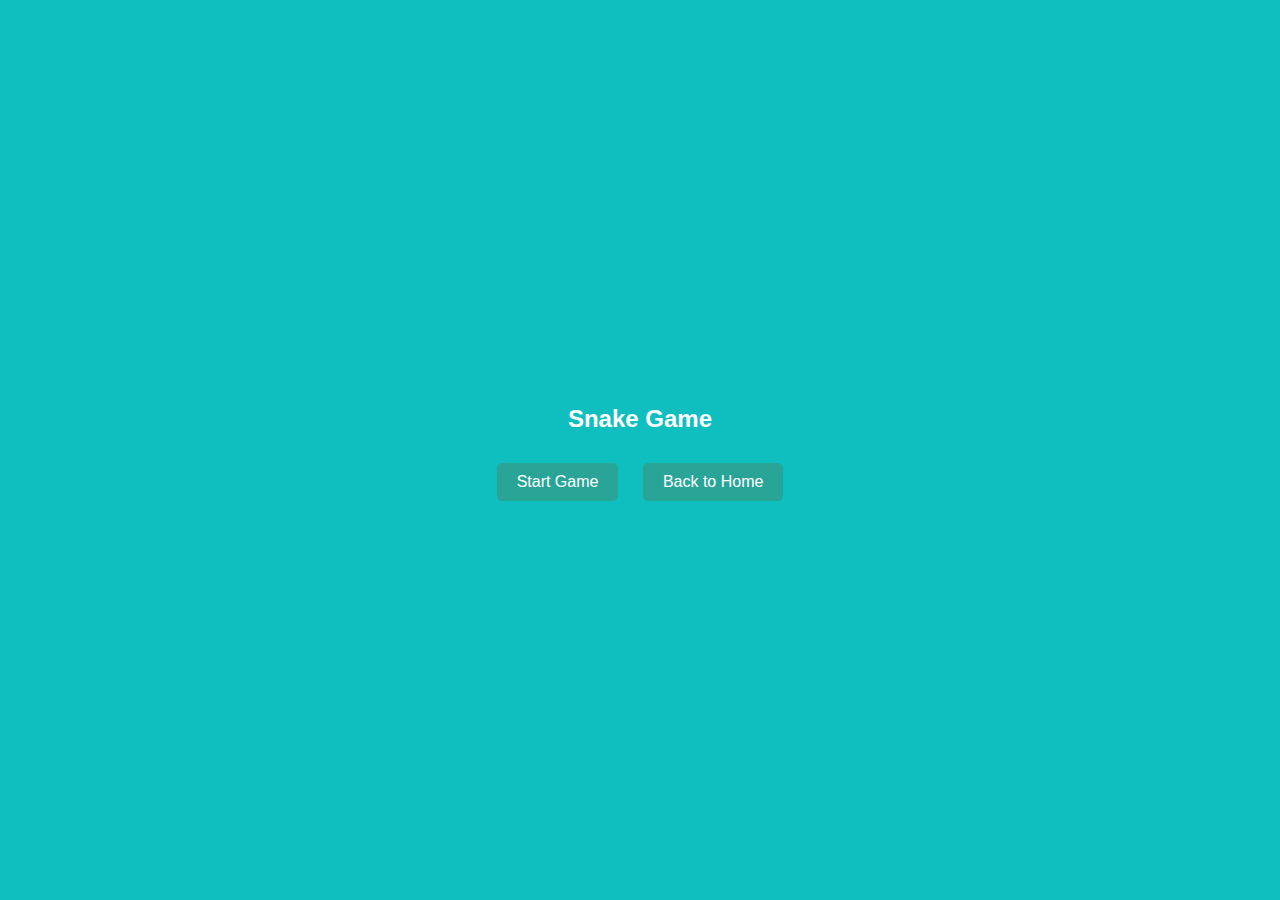
<file: game.html>
<!DOCTYPE html>
<html lang="en">
<head>
    <meta charset="UTF-8">
    <meta name="viewport" content="width=device-width, initial-scale=1.0">
    <title>Snake Game</title>
    <style>
        body {
            margin: 0;
            display: flex;
            flex-direction: column;
            align-items: center;
            justify-content: center;
            height: 100vh;
            background-color: #0fbfbf;
            font-family: Arial, sans-serif;
        }

        #gameContainer {
            text-align: center;
        }

        canvas {
            border: 2px solid #333;
            background-color: #ffffff;
            display: none;
        }

        #startButton, #homeButton {
            padding: 10px 20px;
            font-size: 16px;
            background-color: #29a598;
            color: white;
            border: none;
            border-radius: 5px;
            cursor: pointer;
            transition: background-color 0.3s ease;
            margin: 10px;
        }

        #startButton:hover, #homeButton:hover {
            background-color: #208479;
        }

        h1 {
            font-size: 24px;
            margin-bottom: 20px;
            color: #ffffff;
        }
    </style>
</head>
<body>
    <div id="gameContainer">
        <h1>Snake Game</h1>
        <button id="startButton">Start Game</button>
        <canvas id="gameCanvas" width="400" height="400"></canvas>
        <!-- Back to Home Button -->
        <button id="homeButton" onclick="goHome()">Back to Home</button>
    </div>

    <script>
        // Game variables
        const canvas = document.getElementById("gameCanvas");
        const ctx = canvas.getContext("2d");
        const startButton = document.getElementById("startButton");
        const homeButton = document.getElementById("homeButton");
        const boxSize = 20;
        const canvasSize = canvas.width / boxSize;
        let snake = [{ x: 10, y: 10 }];
        let direction = "RIGHT";
        let food = { x: Math.floor(Math.random() * canvasSize), y: Math.floor(Math.random() * canvasSize) };
        let score = 0;
        let gameInterval;

        // Start the game when the button is clicked
        startButton.addEventListener("click", () => {
            startButton.style.display = "none"; // Hide the start button
            canvas.style.display = "block"; // Show the canvas
            resetGame();
            gameInterval = setInterval(gameLoop, 100); // Start the game loop
        });

        // Back to Home functionality
        function goHome() {
            window.location.href = "index1.html"; // Replace with your homepage file name
        }

        // Main game loop
        function gameLoop() {
            if (checkCollision()) {
                alert(`Game Over! Your score: ${score}`);
                clearInterval(gameInterval); // Stop the game loop
                startButton.style.display = "block"; // Show the start button again
                canvas.style.display = "none"; // Hide the canvas
                return;
            }

            moveSnake();

            if (snake[0].x === food.x && snake[0].y === food.y) {
                score++;
                food = { x: Math.floor(Math.random() * canvasSize), y: Math.floor(Math.random() * canvasSize) };
            } else {
                snake.pop();
            }

            drawGame();
        }

        // Change direction
        document.addEventListener("keydown", changeDirection);
        function changeDirection(event) {
            const key = event.keyCode;
            if (key === 37 && direction !== "RIGHT") direction = "LEFT";
            if (key === 38 && direction !== "DOWN") direction = "UP";
            if (key === 39 && direction !== "LEFT") direction = "RIGHT";
            if (key === 40 && direction !== "UP") direction = "DOWN";
        }

        // Move the snake
        function moveSnake() {
            const head = { ...snake[0] };
            if (direction === "RIGHT") head.x++;
            if (direction === "LEFT") head.x--;
            if (direction === "UP") head.y--;
            if (direction === "DOWN") head.y++;
            snake.unshift(head);
        }

        // Check collision
        function checkCollision() {
            const head = snake[0];
            if (head.x < 0 || head.x >= canvasSize || head.y < 0 || head.y >= canvasSize) return true;
            for (let i = 1; i < snake.length; i++) {
                if (head.x === snake[i].x && head.y === snake[i].y) return true;
            }
            return false;
        }

        // Draw the game
        function drawGame() {
            ctx.fillStyle = "#ffffff";
            ctx.fillRect(0, 0, canvas.width, canvas.height);

            ctx.fillStyle = "#29a598";
            for (let segment of snake) {
                ctx.fillRect(segment.x * boxSize, segment.y * boxSize, boxSize, boxSize);
            }

            ctx.fillStyle = "#ff5722";
            ctx.fillRect(food.x * boxSize, food.y * boxSize, boxSize, boxSize);

            ctx.fillStyle = "#000";
            ctx.font = "16px Arial";
            ctx.fillText(`Score: ${score}`, 10, 20);
        }

        // Reset the game
        function resetGame() {
            snake = [{ x: 10, y: 10 }];
            direction = "RIGHT";
            score = 0;
            food = { x: Math.floor(Math.random() * canvasSize), y: Math.floor(Math.random() * canvasSize) };
        }
    </script>
</body>
</html>
</file>
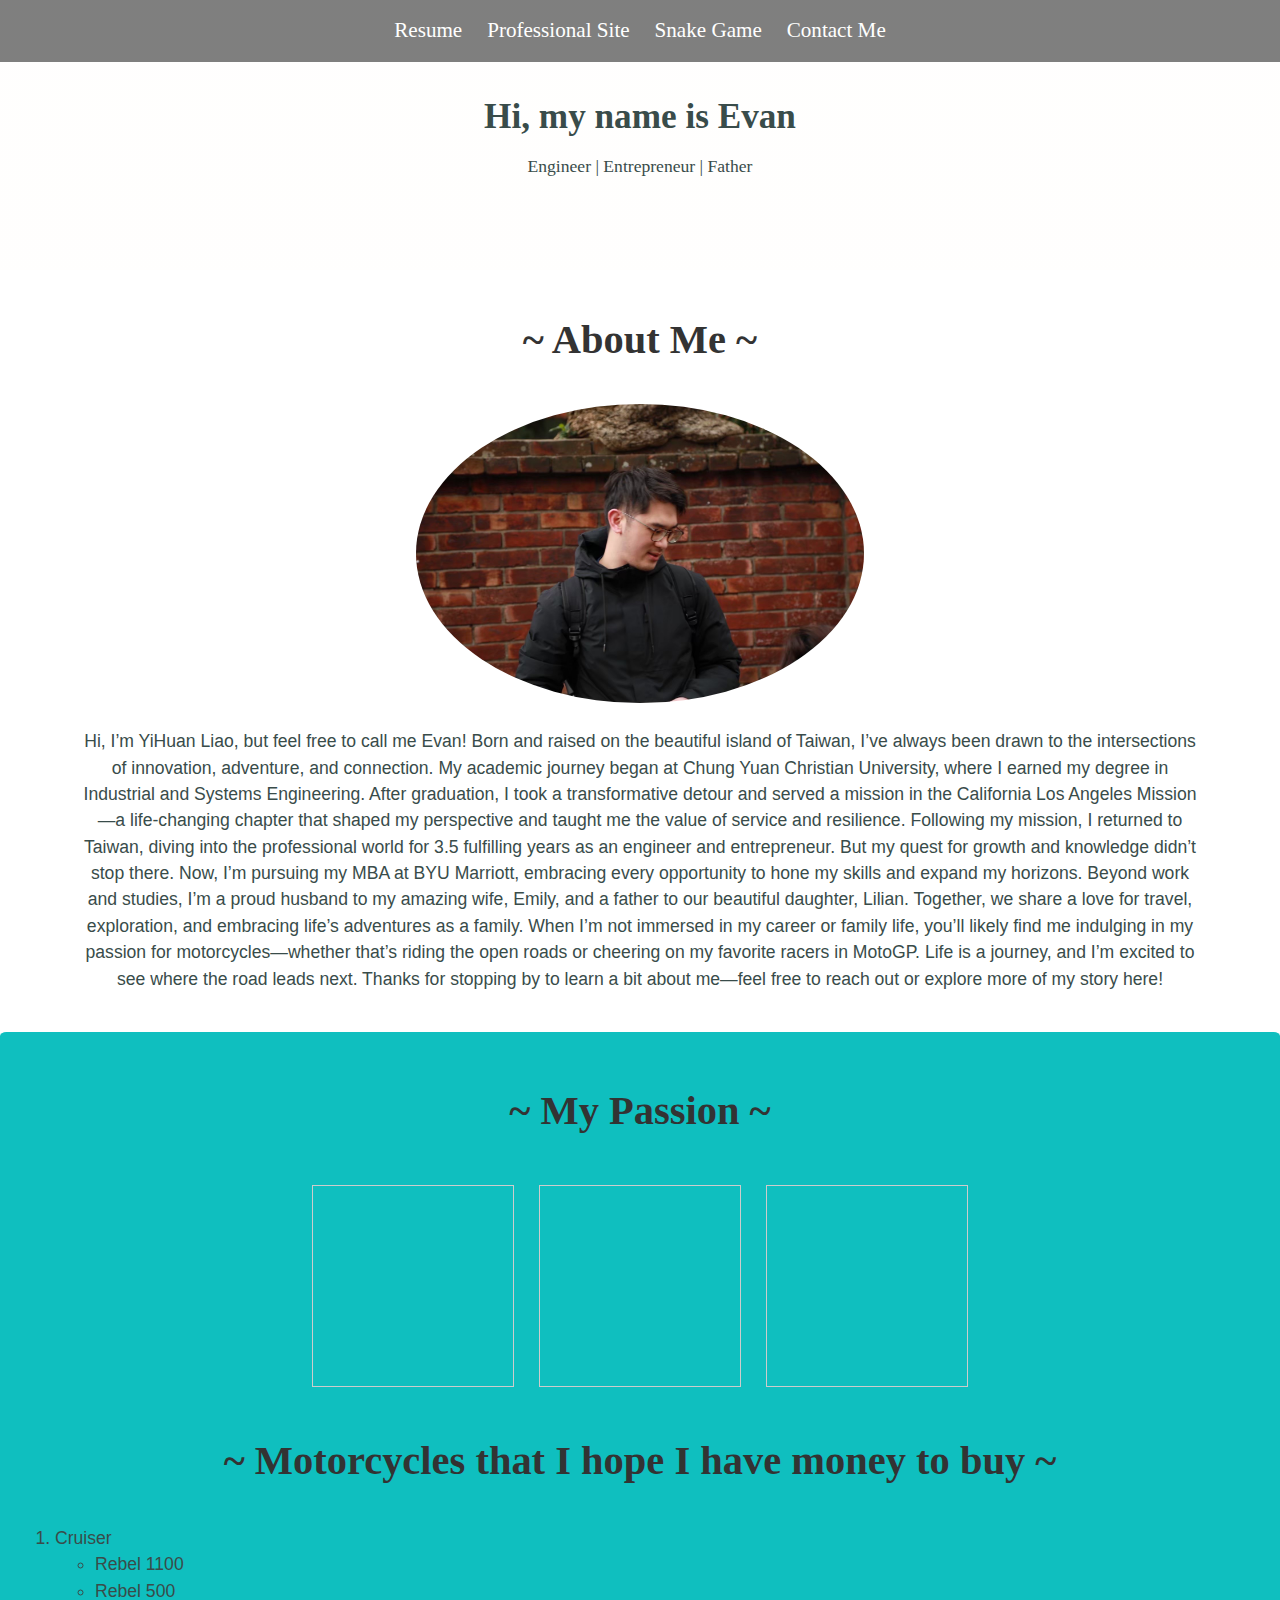
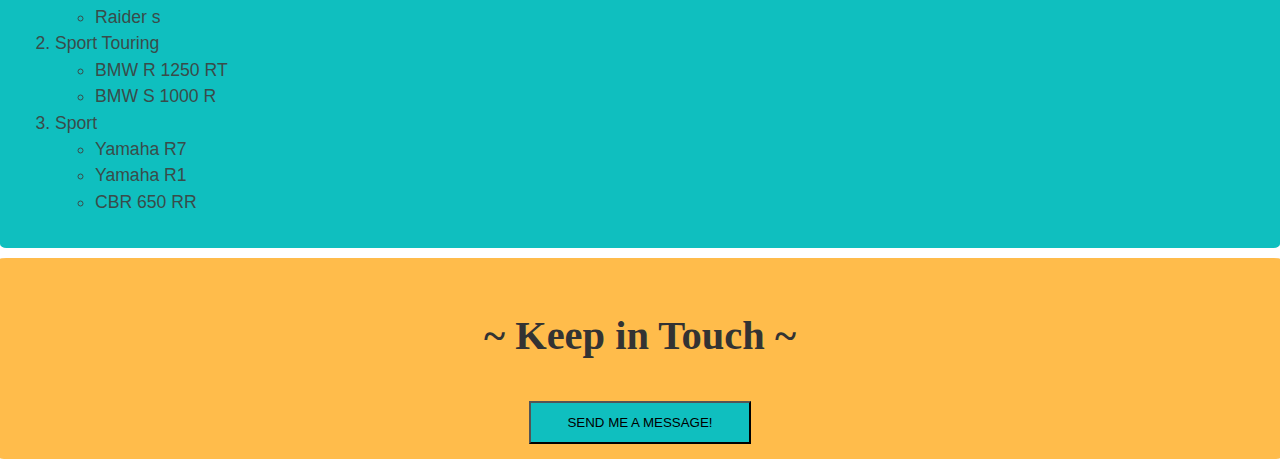
<file: index1.html>
<!DOCTYPE html>
<html lang="en">
<head>
    <meta charset="UTF-8">
    <meta name="viewport" content="width=device-width, initial-scale=1.0">
    <title>homepage</title>
    <link rel="stylesheet" href="style1.css">
</head>
<body>
    <header class="header-background">
        <nav>
            <ul>
                <li><a href="resume.html">Resume</a></li>
                <li><a href="index.html">Professional Site</a></li>
                <li><a href="game.html">Snake Game</a></li>
                <li><a href="#contact">Contact Me</a></li>
            </ul>
        </nav>
        <div class="header-content">
            <h1>Hi, my name is Evan</h1>
            <p>Engineer | Entrepreneur | Father</p>
        </div>
    </header>
    <main>
        <section id="about">
            <h2>~ About Me ~</h2>
            <img src="assets/img/personal pic.JPG" alt="Evan's Profile" class="profile-photo">
            <p>Hi, I’m YiHuan Liao, but feel free to call me Evan! Born and raised on the beautiful island of Taiwan, I’ve always been drawn to the intersections of innovation, adventure, and connection.

                My academic journey began at Chung Yuan Christian University, where I earned my degree in Industrial and Systems Engineering. After graduation, I took a transformative detour and served a mission in the California Los Angeles Mission—a life-changing chapter that shaped my perspective and taught me the value of service and resilience.
                
                Following my mission, I returned to Taiwan, diving into the professional world for 3.5 fulfilling years as an engineer and entrepreneur. But my quest for growth and knowledge didn’t stop there. Now, I’m pursuing my MBA at BYU Marriott, embracing every opportunity to hone my skills and expand my horizons.
                
                Beyond work and studies, I’m a proud husband to my amazing wife, Emily, and a father to our beautiful daughter, Lilian. Together, we share a love for travel, exploration, and embracing life’s adventures as a family.
                
                When I’m not immersed in my career or family life, you’ll likely find me indulging in my passion for motorcycles—whether that’s riding the open roads or cheering on my favorite racers in MotoGP.
                
                Life is a journey, and I’m excited to see where the road leads next. Thanks for stopping by to learn a bit about me—feel free to reach out or explore more of my story here!
            </section>
        <section id="portfolio">
            <h2>~ My Passion ~</h2>
            <div class="interest" id="interest1"><iframe width="397" height="705" src="https://www.youtube.com/embed/YB1024GSozs" title="Valentino Rossi celebration | 2021 #ValenciaGP" frameborder="0" allow="accelerometer; autoplay; clipboard-write; encrypted-media; gyroscope; picture-in-picture; web-share" referrerpolicy="strict-origin-when-cross-origin" allowfullscreen></iframe>
            </div>
            <div class="interest" id="interest2"><iframe width="397" height="705" src="https://www.youtube.com/embed/VONFFW7qjVU" title="Yamaha r7 2024! My first bike" frameborder="0" allow="accelerometer; autoplay; clipboard-write; encrypted-media; gyroscope; picture-in-picture; web-share" referrerpolicy="strict-origin-when-cross-origin" allowfullscreen></iframe>
            </div>
            <div class="interest" id="interest3"><iframe width="397" height="705" src="https://www.youtube.com/embed/OHu0rY34gi8" title="The 2025 Honda Rebel 1100 Touring" frameborder="0" allow="accelerometer; autoplay; clipboard-write; encrypted-media; gyroscope; picture-in-picture; web-share" referrerpolicy="strict-origin-when-cross-origin" allowfullscreen></iframe>
            </div>
            <div class='tableauPlaceholder' id='viz1733768817849' style='position: relative'><noscript><a href='#'><img alt='Champion and Teammate Points Comparison ' src='https:&#47;&#47;public.tableau.com&#47;static&#47;images&#47;Mo&#47;MotoGPChampionsvs_Teammate&#47;ChampionandTeammatePointsComparison&#47;1_rss.png' style='border: none' /></a></noscript><object class='tableauViz'  style='display:none;'><param name='host_url' value='https%3A%2F%2Fpublic.tableau.com%2F' /> <param name='embed_code_version' value='3' /> <param name='site_root' value='' /><param name='name' value='MotoGPChampionsvs_Teammate&#47;ChampionandTeammatePointsComparison' /><param name='tabs' value='no' /><param name='toolbar' value='yes' /><param name='static_image' value='https:&#47;&#47;public.tableau.com&#47;static&#47;images&#47;Mo&#47;MotoGPChampionsvs_Teammate&#47;ChampionandTeammatePointsComparison&#47;1.png' /> <param name='animate_transition' value='yes' /><param name='display_static_image' value='yes' /><param name='display_spinner' value='yes' /><param name='display_overlay' value='yes' /><param name='display_count' value='yes' /><param name='language' value='en-US' /></object></div>                <script type='text/javascript'>                    var divElement = document.getElementById('viz1733768817849');                    var vizElement = divElement.getElementsByTagName('object')[0];                    vizElement.style.width='100%';vizElement.style.height=(divElement.offsetWidth*0.75)+'px';                    var scriptElement = document.createElement('script');                    scriptElement.src = 'https://public.tableau.com/javascripts/api/viz_v1.js';                    vizElement.parentNode.insertBefore(scriptElement, vizElement);                </script>
            <h2>~ Motorcycles that I hope I have money to buy ~</h2>
            <div class="motorcyclelist" id="interest4">
            <ol>
                <li>Cruiser
                    <ul>
                        <li>Rebel 1100</li>
                        <li>Rebel 500</li>
                        <li>Raider s</li>
                    </ul>
                </li>
                <li>Sport Touring
                    <ul>
                        <li>BMW R 1250 RT</li>
                        <li>BMW S 1000 R</li>
                    </ul>
                </li>
                <li>Sport
                    <ul>
                        <li>Yamaha R7</li>
                        <li>Yamaha R1</li>
                        <li>CBR 650 RR</li>
                    </ul>
                </li>
            </ol>
            </div>
        </section>
        <section id="contact">
            <h2>~ Keep in Touch ~</h2>
            <a href="mailto:yihuanl@byu.edu">
                <button class="btn btn-default td-btn outline white">Send me a message!</button>
            </a>
        </section>
    </main>
    
</body>
</html>
</file>
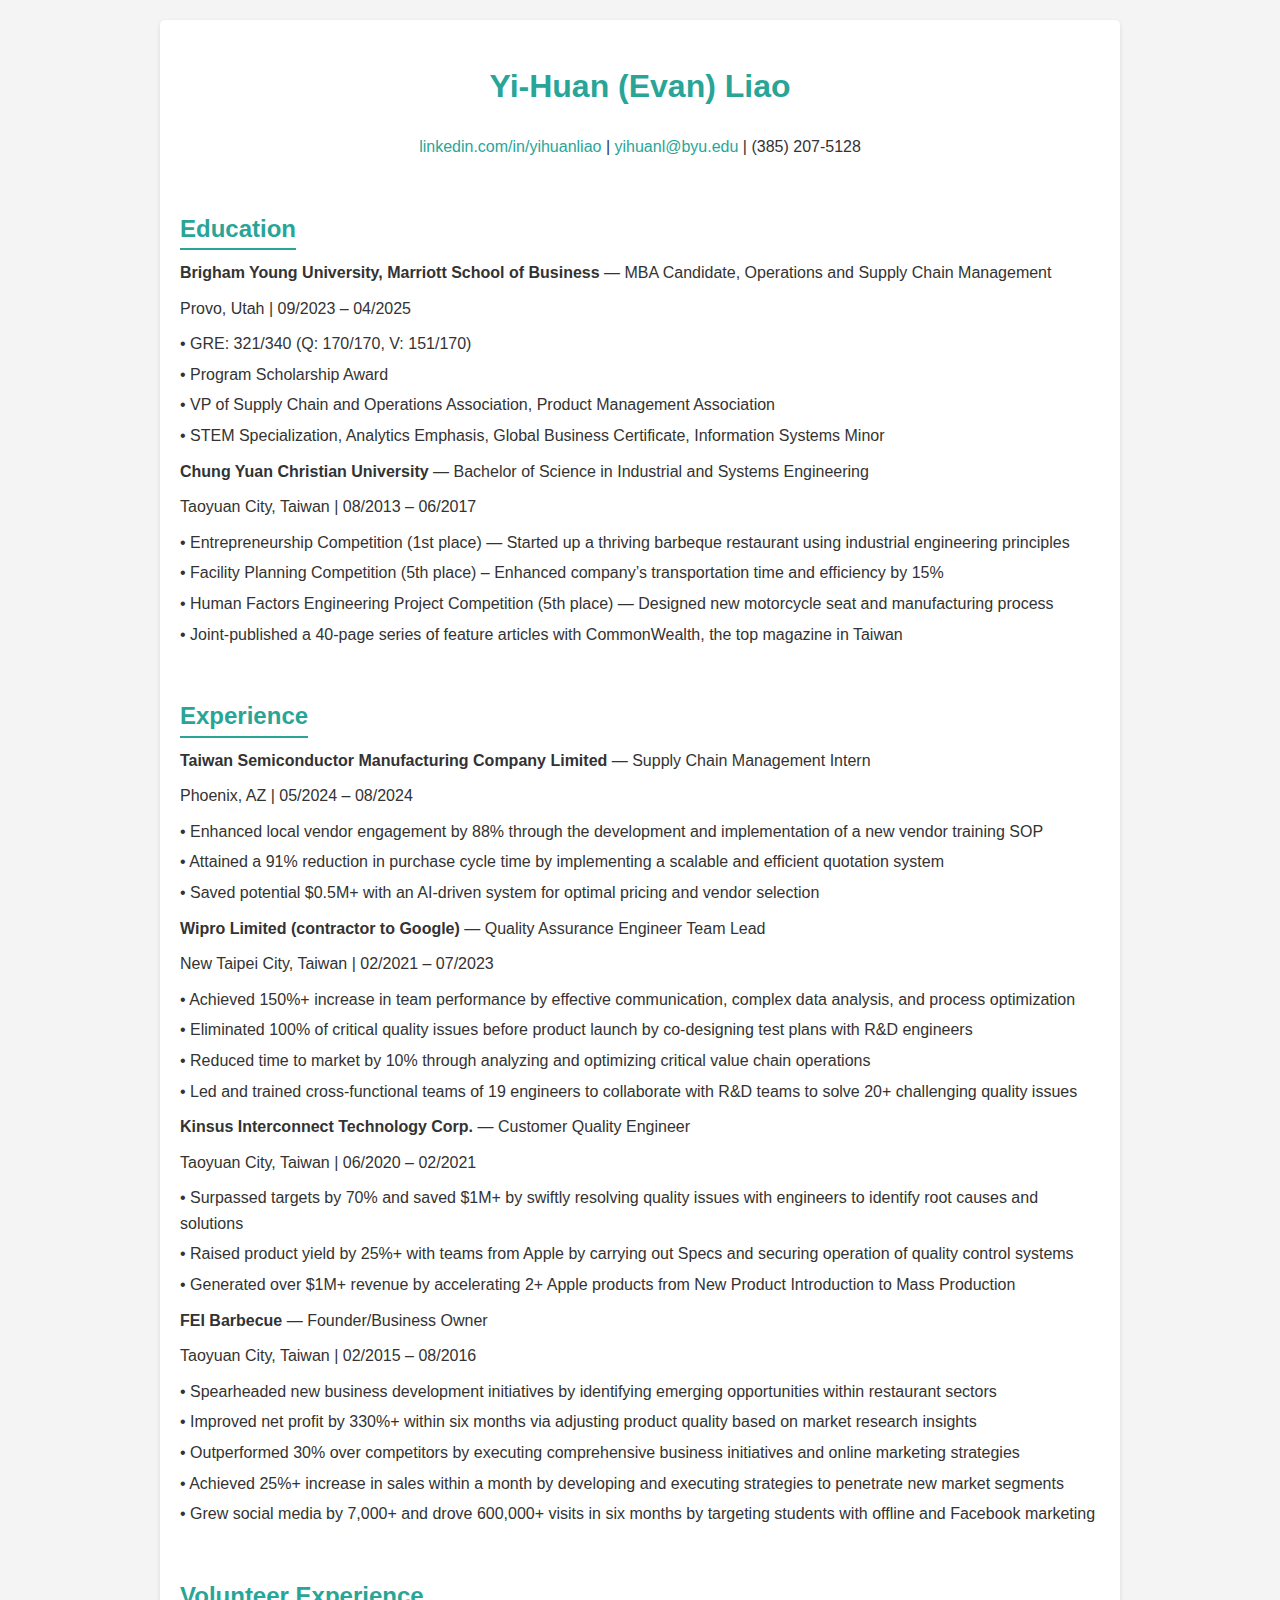
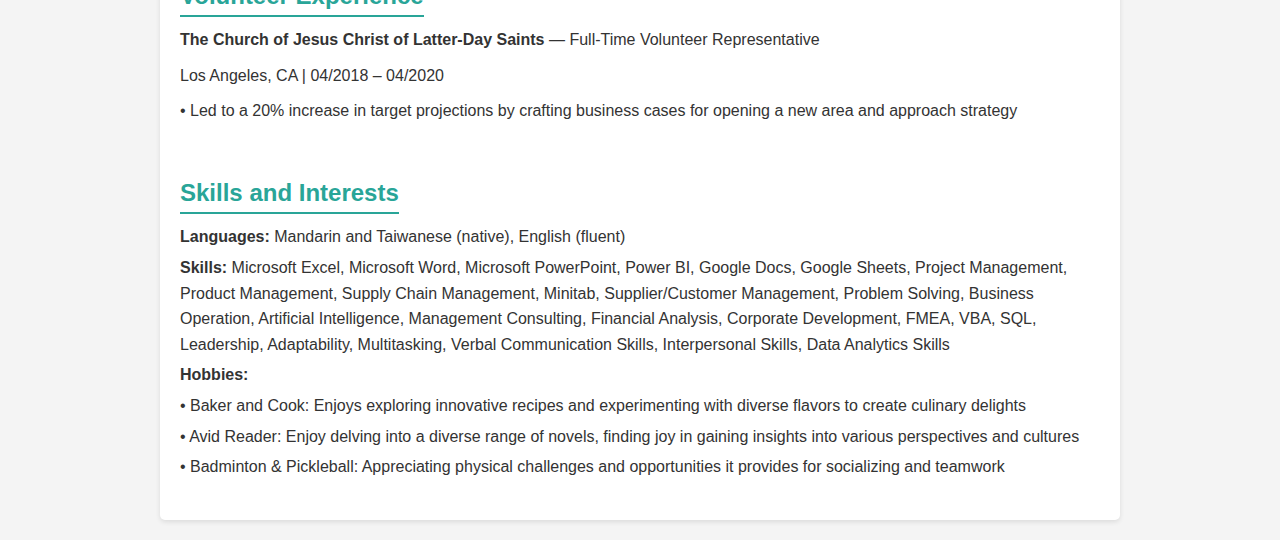
<file: resume.html>
<!DOCTYPE html>
<html lang="en">
<head>
    <meta charset="UTF-8">
    <meta name="viewport" content="width=device-width, initial-scale=1.0">
    <title>Resume - Yi-Huan (Evan) Liao</title>
    <style>
        body {
            font-family: Arial, sans-serif;
            margin: 0;
            padding: 20px;
            line-height: 1.6;
            color: #333;
            background-color: #f4f4f4;
        }

        h1, h2 {
            color: #29a598;
        }

        h1 {
            text-align: center;
        }

        h2 {
            margin-top: 30px;
        }

        p, ul {
            margin: 0 0 10px;
        }

        ul {
            list-style-type: none;
            padding: 0;
        }

        ul li {
            margin: 0 0 5px;
        }

        .container {
            max-width: 920px;
            margin: 0 auto;
            background: #fff;
            padding: 20px;
            border-radius: 5px;
            box-shadow: 0 2px 5px rgba(0, 0, 0, 0.1);
        }

        .header, .section {
            margin-bottom: 20px;
        }

        .header {
            text-align: center;
        }

        .header a {
            color: #29a598;
            text-decoration: none;
        }

        .section-title {
            border-bottom: 2px solid #29a598;
            display: inline-block;
            margin-bottom: 10px;
        }

        .contact-info {
            text-align: center;
            margin-bottom: 20px;
        }

        .contact-info a {
            color: #29a598;
            text-decoration: none;
        }
    </style>
</head>
<body>
    <div class="container">
        <h1>Yi-Huan (Evan) Liao</h1>
        <div class="contact-info">
            <p>
                <a href="https://linkedin.com/in/yihuanliao" target="_blank">linkedin.com/in/yihuanliao</a> | 
                <a href="mailto:yihuanl@byu.edu">yihuanl@byu.edu</a> | (385) 207-5128
            </p>
        </div>

        <div class="section">
            <h2 class="section-title">Education</h2>
            <p><strong>Brigham Young University, Marriott School of Business</strong> — MBA Candidate, Operations and Supply Chain Management</p>
            <p>Provo, Utah | 09/2023 – 04/2025</p>
            <ul>
                <li>•	GRE: 321/340 (Q: 170/170, V: 151/170)</li>
                <li>•	Program Scholarship Award</li>
                <li>•	VP of Supply Chain and Operations Association, Product Management Association</li>
                <li>•	STEM Specialization, Analytics Emphasis, Global Business Certificate, Information Systems Minor</li>
            </ul>
            <p><strong>Chung Yuan Christian University</strong> — Bachelor of Science in Industrial and Systems Engineering</p>
            <p>Taoyuan City, Taiwan | 08/2013 – 06/2017</p>
            <ul>
                <li>•	Entrepreneurship Competition (1st place) — Started up a thriving barbeque restaurant using industrial engineering principles</li>
                <li>•	Facility Planning Competition (5th place) – Enhanced company’s transportation time and efficiency by 15%</li>
                <li>•	Human Factors Engineering Project Competition (5th place) — Designed new motorcycle seat and manufacturing process</li>
                <li>•	Joint-published a 40-page series of feature articles with CommonWealth, the top magazine in Taiwan</li>
            </ul>
        </div>

        <div class="section">
            <h2 class="section-title">Experience</h2>
            <p><strong>Taiwan Semiconductor Manufacturing Company Limited</strong> — Supply Chain Management Intern</p>
            <p>Phoenix, AZ | 05/2024 – 08/2024</p>
            <ul>
                <li>•	Enhanced local vendor engagement by 88% through the development and implementation of a new vendor training SOP</li>
                <li>•	Attained a 91% reduction in purchase cycle time by implementing a scalable and efficient quotation system</li>
                <li>•	Saved potential $0.5M+ with an AI-driven system for optimal pricing and vendor selection</li>
            </ul>

            <p><strong>Wipro Limited (contractor to Google)</strong> — Quality Assurance Engineer Team Lead</p>
            <p>New Taipei City, Taiwan | 02/2021 – 07/2023</p>
            <ul>
                <li>•	Achieved 150%+ increase in team performance by effective communication, complex data analysis, and process optimization</li>
                <li>•	Eliminated 100% of critical quality issues before product launch by co-designing test plans with R&D engineers</li>
                <li>•	Reduced time to market by 10% through analyzing and optimizing critical value chain operations</li>
                <li>•	Led and trained cross-functional teams of 19 engineers to collaborate with R&D teams to solve 20+ challenging quality issues</li>
            </ul>

            <p><strong>Kinsus Interconnect Technology Corp.</strong> — Customer Quality Engineer</p>
            <p>Taoyuan City, Taiwan | 06/2020 – 02/2021</p>
            <ul>
                <li>•	Surpassed targets by 70% and saved $1M+ by swiftly resolving quality issues with engineers to identify root causes and solutions</li>
                <li>•	Raised product yield by 25%+ with teams from Apple by carrying out Specs and securing operation of quality control systems</li>
                <li>•	Generated over $1M+ revenue by accelerating 2+ Apple products from New Product Introduction to Mass Production</li>
            </ul>

            <p><strong>FEI Barbecue</strong> — Founder/Business Owner </p>
            <p>Taoyuan City, Taiwan | 02/2015 – 08/2016</p>
            <ul>
                <li>•	Spearheaded new business development initiatives by identifying emerging opportunities within restaurant sectors</li>
                <li>•	Improved net profit by 330%+ within six months via adjusting product quality based on market research insights</li>
                <li>•	Outperformed 30% over competitors by executing comprehensive business initiatives and online marketing strategies</li>
                <li>•	Achieved 25%+ increase in sales within a month by developing and executing strategies to penetrate new market segments</li>
                <li>•	Grew social media by 7,000+ and drove 600,000+ visits in six months by targeting students with offline and Facebook marketing</li>
            </ul>

        </div>

        <div class="section">
            <h2 class="section-title">Volunteer Experience</h2>
            <p><strong>The Church of Jesus Christ of Latter-Day Saints</strong> — Full-Time Volunteer Representative</p>
            <p>Los Angeles, CA | 04/2018 – 04/2020</p>
            <ul>
                <li>•	Led to a 20% increase in target projections by crafting business cases for opening a new area and approach strategy</li>
            </ul>

        </div>

        <div class="section">
            <h2 class="section-title">Skills and Interests</h2>
            <ul>
                <li><strong>Languages:</strong> Mandarin and Taiwanese (native), English (fluent)</li>
                <li><strong>Skills:</strong> Microsoft Excel, Microsoft Word, Microsoft PowerPoint, Power BI, Google Docs, Google Sheets, Project Management, Product Management, Supply Chain Management, Minitab, Supplier/Customer Management, Problem Solving, Business Operation, Artificial Intelligence, Management Consulting, Financial Analysis, Corporate Development, FMEA, VBA, SQL, Leadership, Adaptability, Multitasking, Verbal Communication Skills, Interpersonal Skills, Data Analytics Skills</li>
                <li><strong>Hobbies:</strong>
                    <li>•	Baker and Cook: Enjoys exploring innovative recipes and experimenting with diverse flavors to create culinary delights</li>
                    <li>•	Avid Reader: Enjoy delving into a diverse range of novels, finding joy in gaining insights into various perspectives and cultures</li>
                    <li>•	Badminton & Pickleball: Appreciating physical challenges and opportunities it provides for socializing and teamwork</li>
                </li>
            </ul>
        </div>
    </div>

</body>
</html>
</file>
<file: style1.css>
--primary-color: #29a598;
--text-color: #394c4a;
--background-light: #ffffff;
--header-height: 100vh;
}

*, *::before, *::after {
box-sizing: border-box;
}

html {
font-size: 110%;
}

body {
margin: 0;
padding: 0;
font-family: 'Work Sans', Helvetica, sans-serif;
color: #394c4a;
line-height: 1.5;
overflow-x: hidden;
}

.header-background {
background: linear-gradient(rgba(255, 254, 253, 0.7), rgba(255, 254, 253, 0.9)), 
            url("https://i.imgur.com/TAn6FWz.jpg") center center fixed;
background-size: cover;
text-align: center;
height: 30vh; 
display: flex;
flex-direction: column;
justify-content: center;
align-items: center;
}

nav {
width: 100%;
position: absolute;
top: 0;
left: 0;
background: rgba(0, 0, 0, 0.5);
padding: 15px 0;
}

nav ul {
list-style: none;
margin: 0 auto;
padding: 0;
text-align: center;
}

nav ul li {
display: inline;
margin: 0 10px;
}

nav ul li a {
color: white;
text-decoration: none;
font-family: 'Unica One', cursive;
font-size: 1.2rem;
}

.header-content img {
max-width: 250px;
border-radius: 50%;
}

.header-content h1, .header-content p {
margin: 0.5rem 0;
font-family: 'Unica One', cursive;

}

#about {
background-color: #ffffff; 
padding-left: 40px;
padding-right: 40px;
margin: 40px;
border-radius: 0.5%;
text-align: center;
}

.profile-photo {
max-width: 40%;
height: auto; 
border-radius: 50%; 
}

#portfolio {
background-color: #0fbfbf; 
padding: 15px;
border-radius: 0.5%;
text-align: center;
margin-bottom: 10px;
}

.motorcyclelist{
    text-align: left;
}

.interest {
width: 200px;
height: 200px;
border: 1px solid #ccc;
margin: 10px;
display: inline-block;
line-height: 200px;
}

.interest iframe {
    width: 100%;
    height: 100%;
}

#contact {
background-color: #ffbc4b; 
padding: 15px;
border-radius: 0.5%;
text-align: center;
}

.td-btn {
padding: 12px 36px;
text-transform: uppercase;
transition: background-color 0.2s ease-in-out;
 background-color: #0fbfbf; 

}

footer {
background-color: #f4f4f4;
text-align: center;
padding: 10px;
}

/* Additional Styles */
h2 {
color: #333;
font-family: 'Unica One', cursive;
font-size: 2.3rem;
}

a {
color: #29a598;
transition: color 0.2s ease-in-out;
}

a:hover {
color: #208479;
}

@media (max-width: 768px) {
nav ul li {
    display: block;
    margin: 10px 0;
}

.profile-photo {
    width: 50%; 
    margin: 0 auto; 
}
}
</file>
